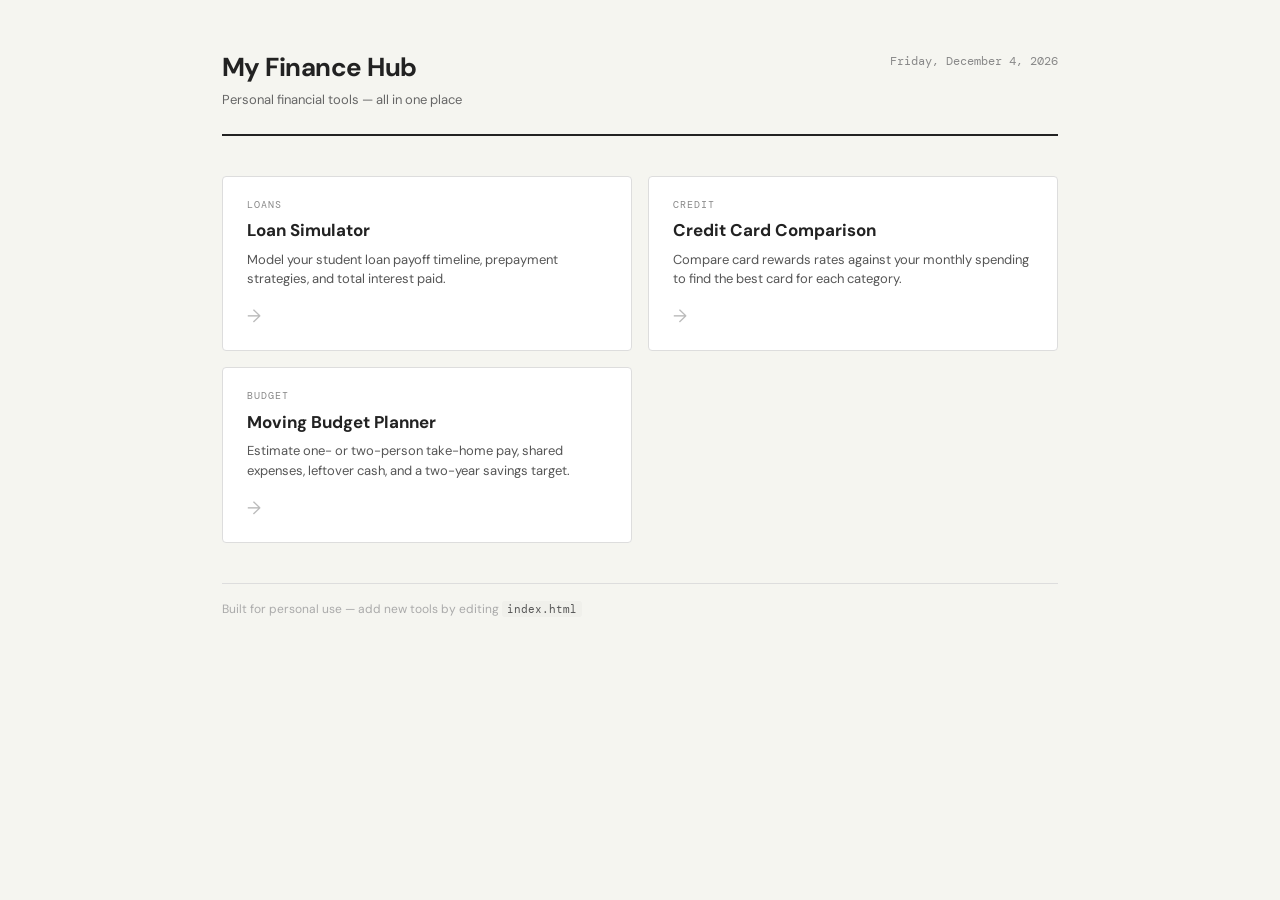
<file: index.html>
<!DOCTYPE html>
<html lang="en">
<head>
  <meta charset="UTF-8">
  <meta name="viewport" content="width=device-width, initial-scale=1.0">
  <title>My Finance Hub</title>
  <link href="https://fonts.googleapis.com/css2?family=DM+Mono:wght@400;500&family=DM+Sans:wght@300;400;500&display=swap" rel="stylesheet">
  <link rel="stylesheet" href="css/home.css">
</head>
<body>

<div class="page">

  <header class="site-header">
    <div>
      <h1>My Finance Hub</h1>
      <p>Personal financial tools — all in one place</p>
    </div>
    <div class="header-date" id="header-date"></div>
  </header>

  <!-- ─────────────────────────────────────────────────────────
    TO ADD A NEW PROJECT:
    Copy one <a class="project-card"> block below and update:
      href       — filename of the html page
      data-tag   — short category label (e.g. "Loans", "Cards", "Budget")
      .card-title — name of the project
      .card-desc  — one line description
  ──────────────────────────────────────────────────────────── -->

  <main class="card-grid">

    <a class="project-card" href="loans.html">
      <div class="card-tag">Loans</div>
      <div class="card-title">Loan Simulator</div>
      <div class="card-desc">Model your student loan payoff timeline, prepayment strategies, and total interest paid.</div>
      <div class="card-arrow">→</div>
    </a>

    <a class="project-card" href="creditcards.html">
      <div class="card-tag">Credit</div>
      <div class="card-title">Credit Card Comparison</div>
      <div class="card-desc">Compare card rewards rates against your monthly spending to find the best card for each category.</div>
      <div class="card-arrow">→</div>
    </a>

    <a class="project-card" href="budget.html">
      <div class="card-tag">Budget</div>
      <div class="card-title">Moving Budget Planner</div>
      <div class="card-desc">Estimate one- or two-person take-home pay, shared expenses, leftover cash, and a two-year savings target.</div>
      <div class="card-arrow">→</div>
    </a>
    <!-- ADD MORE PROJECTS HERE — copy the block above -->

  </main>

  <footer class="site-footer">
    Built for personal use &mdash; add new tools by editing <code>index.html</code>
  </footer>

</div>

<script>
  // Show today's date in the header
  const d = new Date();
  document.getElementById('header-date').textContent =
    d.toLocaleDateString('en-US', { weekday: 'long', year: 'numeric', month: 'long', day: 'numeric' });
</script>

</body>
</html>
</file>
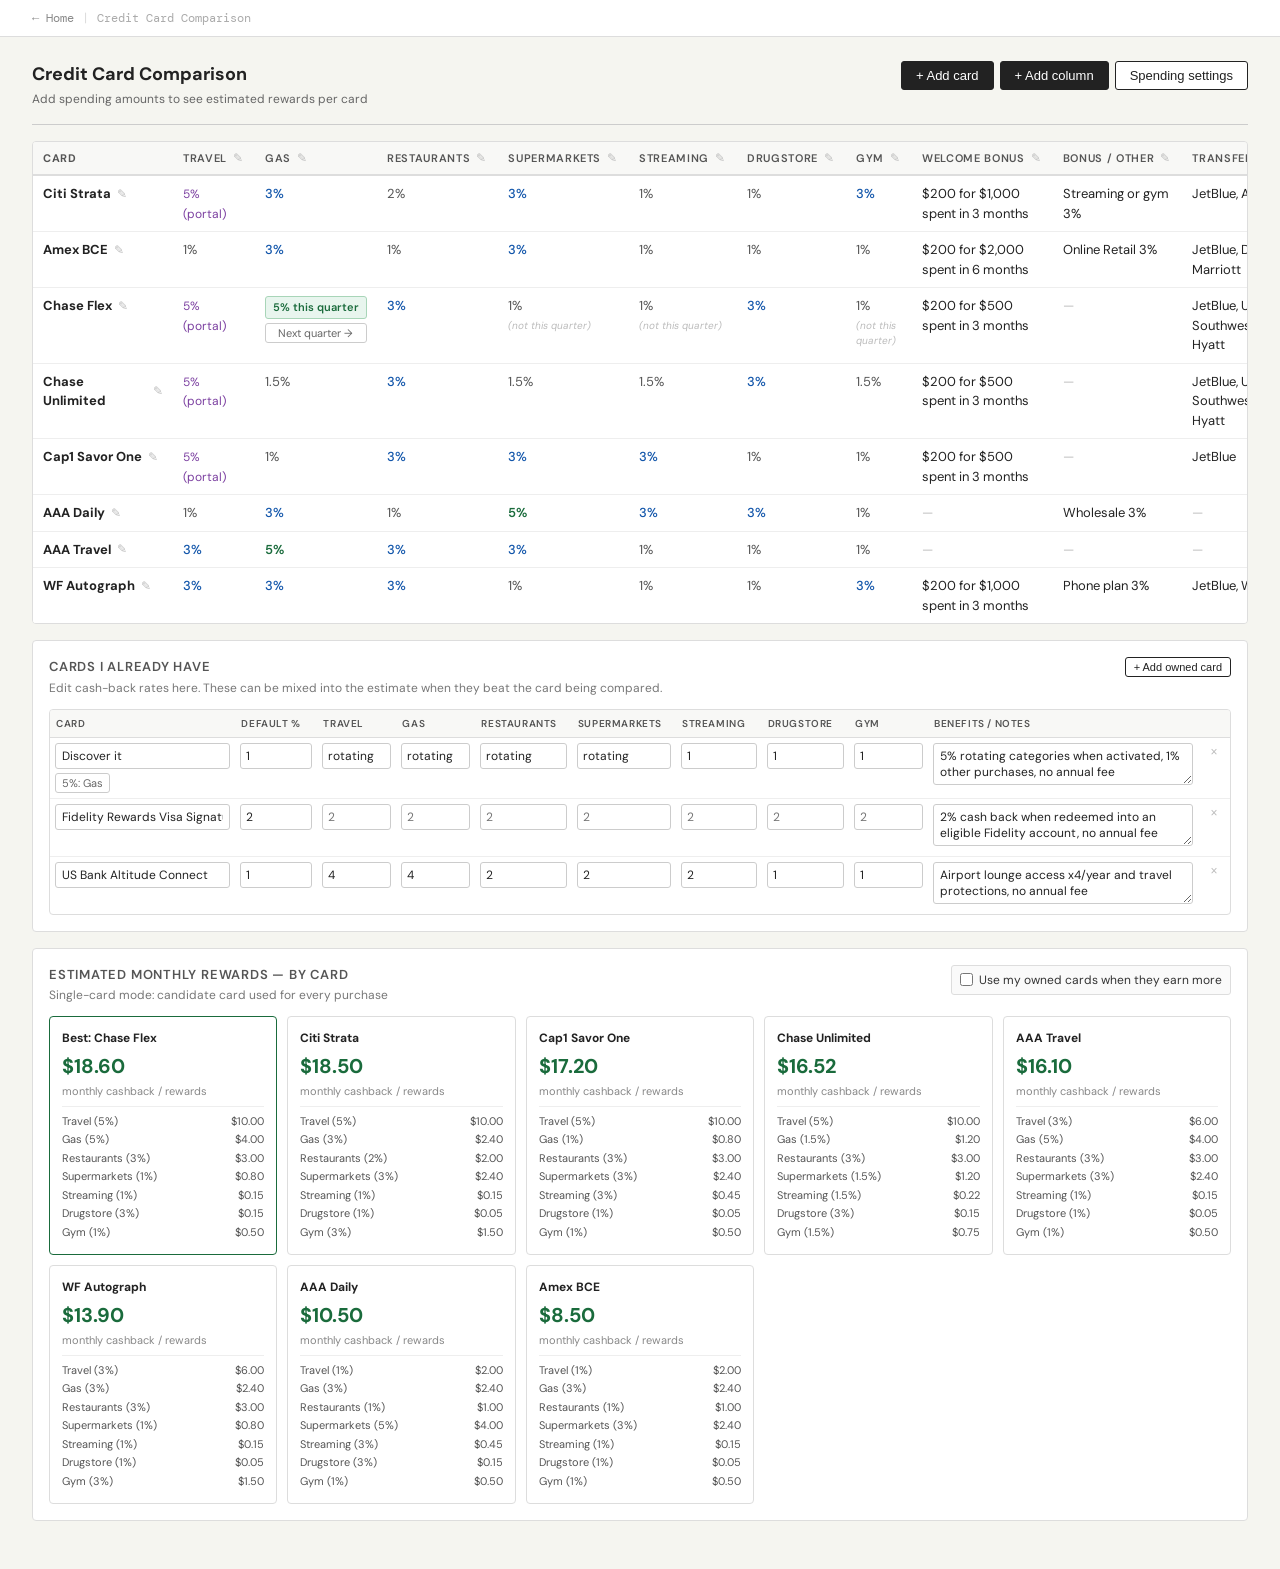
<file: creditcards.html>
<!DOCTYPE html>
<html lang="en">
<head>
  <meta charset="UTF-8">
  <meta name="viewport" content="width=device-width, initial-scale=1.0">
  <title>Credit Card Comparison</title>
  <link href="https://fonts.googleapis.com/css2?family=DM+Mono:wght@400;500&family=DM+Sans:wght@300;400;500&display=swap" rel="stylesheet">
  <link rel="stylesheet" href="css/creditcardstyle.css">
</head>
<body>

<nav class="topnav">
  <a href="index.html">← Home</a>
  <span class="topnav-sep">|</span>
  <span class="topnav-title">Credit Card Comparison</span>
</nav>

<div class="page">

  <!-- TOP BAR -->
  <header class="topbar">
    <div class="topbar-left">
      <h1>Credit Card Comparison</h1>
      <p>Add spending amounts to see estimated rewards per card</p>
    </div>
    <div class="topbar-right">
      <button class="btn" onclick="openCardModal()">+ Add card</button>
      <button class="btn" onclick="openColumnModal()">+ Add column</button>
      <button class="btn btn-outline" onclick="toggleSpendingPanel()">Spending settings</button>
    </div>
  </header>

  <!-- SPENDING PANEL (collapsible) -->
  <div id="spending-panel" class="spending-panel" style="display:none">
    <div class="spending-panel-inner">
      <div class="panel-head">
        <strong>Monthly spending by category</strong>
        <span style="font-size:12px;color:#666;margin-left:8px">Used to estimate rewards earned per card</span>
      </div>
      <div id="spending-inputs" class="spending-grid"></div>
      <div class="panel-foot">
        <div class="panel-controls">
          <label style="font-size:13px">
            <input type="checkbox" id="two-month-toggle" onchange="renderAll()">
            &nbsp;Show 2-month estimate instead of monthly
          </label>
          <button class="btn btn-outline btn-sm" id="portal-rate-btn" onclick="cyclePortalTravelRate()">
            Portal travel: 5%
          </button>
        </div>
      </div>
    </div>
  </div>

  <!-- MAIN TABLE AREA -->
  <div class="table-wrap">
    <table id="card-table" class="card-table">
      <thead id="table-head"></thead>
      <tbody id="table-body"></tbody>
    </table>
  </div>

  <!-- OWNED CARDS -->
  <div id="owned-cards-section" class="owned-cards-section"></div>

  <!-- REWARDS SUMMARY (below table) -->
  <div id="rewards-section" class="rewards-section"></div>

</div><!-- end .page -->


<!-- ── ADD/EDIT CARD MODAL ──────────────────────────────────── -->
<div id="card-modal" class="modal-bg" style="display:none" onclick="closeCardModal(event)">
  <div class="modal">
    <div class="modal-head">
      <strong id="card-modal-title">Add card</strong>
      <button class="modal-close" onclick="closeCardModal()">×</button>
    </div>
    <div id="card-modal-fields" class="modal-fields"></div>
    <div class="modal-foot">
      <button class="btn" onclick="saveCard()">Save</button>
      <button class="btn btn-outline" onclick="closeCardModal()">Cancel</button>
      <button class="btn btn-danger" id="delete-card-btn" onclick="deleteCard()" style="display:none">Delete card</button>
    </div>
  </div>
</div>

<!-- ── ADD/EDIT COLUMN MODAL ────────────────────────────────── -->
<div id="col-modal" class="modal-bg" style="display:none" onclick="closeColumnModal(event)">
  <div class="modal">
    <div class="modal-head">
      <strong id="col-modal-title">Add column</strong>
      <button class="modal-close" onclick="closeColumnModal()">×</button>
    </div>
    <div class="modal-fields">
      <div class="field">
        <label>Column name</label>
        <input type="text" id="col-name-input" placeholder="e.g. Hotels">
      </div>
      <div class="field">
        <label>Column type</label>
        <select id="col-type-input">
          <option value="reward">Reward rate (% cashback / points) — tracked in spending</option>
          <option value="text">Text / notes — not tracked in spending</option>
          <option value="bonus">Welcome bonus — not tracked in spending</option>
        </select>
      </div>
    </div>
    <div class="modal-foot">
      <button class="btn" onclick="saveColumn()">Save</button>
      <button class="btn btn-outline" onclick="closeColumnModal()">Cancel</button>
      <button class="btn btn-danger" id="delete-col-btn" onclick="deleteColumn()" style="display:none">Delete column</button>
    </div>
  </div>
</div>

<script src="js/creditcardsapp.js"></script>
</body>
</html>
</file>
<file: css/home.css>
/* ── Reset & Base ─────────────────────────────────── */
* { box-sizing: border-box; margin: 0; padding: 0; }

body {
  font-family: 'DM Sans', Georgia, serif;
  font-size: 14px;
  background: #f5f5f0;
  color: #222;
  line-height: 1.5;
  min-height: 100vh;
}

/* ── Page ─────────────────────────────────────────── */
.page {
  max-width: 900px;
  margin: 0 auto;
  padding: 3rem 2rem;
  display: flex;
  flex-direction: column;
  gap: 2.5rem;
}

/* ── Header ───────────────────────────────────────── */
.site-header {
  display: flex;
  align-items: flex-start;
  justify-content: space-between;
  flex-wrap: wrap;
  gap: 0.5rem;
  padding-bottom: 1.5rem;
  border-bottom: 2px solid #222;
}

.site-header h1 {
  font-size: 26px;
  font-weight: bold;
  letter-spacing: -0.02em;
}

.site-header p {
  font-size: 13px;
  color: #666;
  margin-top: 3px;
}

.header-date {
  font-size: 12px;
  color: #888;
  font-family: 'DM Mono', monospace;
  padding-top: 4px;
}

/* ── Card Grid ────────────────────────────────────── */
/*
  To change the number of columns, edit grid-template-columns below.
  e.g. repeat(3, 1fr) for 3 columns, repeat(2, 1fr) for 2, etc.
*/
.card-grid {
  display: grid;
  grid-template-columns: repeat(2, 1fr);
  gap: 1rem;
}

/* ── Project Card ─────────────────────────────────── */
.project-card {
  display: flex;
  flex-direction: column;
  gap: 0.4rem;
  background: #fff;
  border: 1px solid #ddd;
  border-radius: 4px;
  padding: 1.25rem 1.5rem;
  text-decoration: none;
  color: #222;
  transition: border-color 0.15s, box-shadow 0.15s;
  position: relative;
}

.project-card:hover {
  border-color: #222;
  box-shadow: 3px 3px 0 #222;
}

.card-tag {
  font-size: 10px;
  text-transform: uppercase;
  letter-spacing: 0.1em;
  color: #888;
  font-family: 'DM Mono', monospace;
}

.card-title {
  font-size: 17px;
  font-weight: bold;
}

.card-desc {
  font-size: 13px;
  color: #555;
  line-height: 1.5;
  flex: 1;
}

.card-arrow {
  font-size: 18px;
  color: #bbb;
  margin-top: 0.5rem;
  transition: color 0.15s, transform 0.15s;
}

.project-card:hover .card-arrow {
  color: #222;
  transform: translateX(4px);
}

/* ── Footer ───────────────────────────────────────── */
.site-footer {
  font-size: 12px;
  color: #aaa;
  border-top: 1px solid #ddd;
  padding-top: 1rem;
}

.site-footer code {
  font-family: 'DM Mono', monospace;
  background: #f0f0eb;
  padding: 1px 5px;
  border-radius: 3px;
  font-size: 11px;
  color: #555;
}

/* ── Responsive ───────────────────────────────────── */
@media (max-width: 600px) {
  .page { padding: 1.5rem 1rem; }
  .card-grid { grid-template-columns: 1fr; }
  .site-header { flex-direction: column; }
}
</file>
<file: css/creditcardstyle.css>
/* ── Reset & Base ─────────────────────────────────── */
* { box-sizing: border-box; margin: 0; padding: 0; }

body {
  font-family: 'DM Sans', Georgia, serif;
  font-size: 14px;
  background: #f5f5f0;
  color: #222;
  line-height: 1.5;
}

/* ── Back nav ─────────────────────────────────────── */
.topnav {
  background: #fff;
  border-bottom: 1px solid #ddd;
  padding: 8px 2rem;
  display: flex;
  align-items: center;
  gap: 10px;
  font-size: 13px;
}
 
.topnav a {
  color: #888;
  text-decoration: none;
  font-family: 'DM Mono', monospace;
  font-size: 12px;
}
.topnav a:hover { color: #222; }
 
.topnav-sep   { color: #ddd; }
.topnav-title { font-size: 12px; color: #aaa; font-family: 'DM Mono', monospace; }

/* ── Page Layout ──────────────────────────────────── */
.page {
  max-width: 1400px;
  margin: 0 auto;
  padding: 1.5rem 2rem 3rem;
}

/* ── Top Bar ──────────────────────────────────────── */
.topbar {
  display: flex;
  align-items: flex-start;
  justify-content: space-between;
  flex-wrap: wrap;
  gap: 1rem;
  margin-bottom: 1rem;
  padding-bottom: 1rem;
  border-bottom: 1px solid #ccc;
}

.topbar h1 { font-size: 18px; font-weight: bold; }
.topbar p  { font-size: 12px; color: #666; margin-top: 2px; }

.topbar-right {
  display: flex;
  gap: 6px;
  flex-wrap: wrap;
  align-items: center;
}

/* ── Buttons ──────────────────────────────────────── */
.btn {
  padding: 6px 14px;
  font-size: 13px;
  border: 1px solid #222;
  border-radius: 3px;
  background: #222;
  color: #fff;
  cursor: pointer;
}
.btn:hover { background: #444; border-color: #444; }

.btn-outline {
  background: #fff;
  color: #222;
}
.btn-outline:hover { background: #f0f0f0; }

.btn-danger {
  background: #c00;
  border-color: #c00;
  color: #fff;
}
.btn-danger:hover { background: #a00; border-color: #a00; }

.btn-sm {
  padding: 3px 8px;
  font-size: 11px;
}

/* ── Spending Panel ───────────────────────────────── */
.spending-panel {
  background: #fff;
  border: 1px solid #ddd;
  border-radius: 4px;
  margin-bottom: 1rem;
}

.spending-panel-inner { padding: 1rem; }

.panel-head {
  margin-bottom: 0.75rem;
  font-size: 13px;
}

.spending-grid {
  display: flex;
  flex-wrap: wrap;
  gap: 10px;
  margin-bottom: 0.75rem;
}

.spending-field {
  display: flex;
  flex-direction: column;
  gap: 2px;
  min-width: 120px;
}

.spending-field label {
  font-size: 11px;
  color: #666;
  text-transform: uppercase;
  letter-spacing: 0.05em;
}

.spending-field input {
  border: 1px solid #ccc;
  border-radius: 3px;
  padding: 4px 6px;
  font-size: 13px;
  width: 100%;
  outline: none;
}
.spending-field input:focus { border-color: #555; }

.panel-foot {
  border-top: 1px solid #eee;
  padding-top: 0.6rem;
  margin-top: 0.25rem;
}

.panel-controls {
  display: flex;
  align-items: center;
  flex-wrap: wrap;
  gap: 8px 12px;
}

/* ── Table ────────────────────────────────────────── */
.table-wrap {
  overflow-x: auto;
  background: #fff;
  border: 1px solid #ddd;
  border-radius: 4px;
  margin-bottom: 1rem;
}

.card-table {
  width: 100%;
  border-collapse: collapse;
  font-size: 13px;
  min-width: 700px;
}

/* Header row */
.card-table thead tr {
  background: #f8f8f6;
  border-bottom: 2px solid #ddd;
}

.card-table th {
  padding: 8px 10px;
  text-align: left;
  font-size: 11px;
  font-weight: 600;
  text-transform: uppercase;
  letter-spacing: 0.06em;
  color: #555;
  white-space: nowrap;
}

/* Sticky first column (card name) */
.card-table th:first-child,
.card-table td:first-child {
  position: sticky;
  left: 0;
  background: inherit;
  z-index: 1;
  min-width: 140px;
  font-weight: bold;
}
.card-table thead tr th:first-child { background: #f8f8f6; }
.card-table tbody tr td:first-child  { background: #fff; }
.card-table tbody tr:hover td:first-child { background: #fafafa; }

/* Column header with edit button */
.th-inner {
  display: flex;
  align-items: center;
  gap: 4px;
}
.th-edit {
  background: none;
  border: none;
  font-size: 12px;
  color: #bbb;
  cursor: pointer;
  padding: 0 2px;
  line-height: 1;
}
.th-edit:hover { color: #555; }

/* Body rows */
.card-table tbody tr { border-bottom: 1px solid #eee; }
.card-table tbody tr:last-child { border-bottom: none; }
.card-table tbody tr:hover td { background: #fafafa; }

.card-table td {
  padding: 8px 10px;
  vertical-align: top;
}

/* Reward cell highlight tiers */
.rate-high   { color: #1a6b3c; font-weight: 600; }
.rate-mid    { color: #1155aa; font-weight: 500; }
.rate-low    { color: #555; }
.rate-none   { color: #bbb; }
.rate-portal { color: #7b3fa0; font-size: 12px; }

/* Card name edit link */
.card-name-cell {
  display: flex;
  align-items: center;
  gap: 6px;
}
.edit-card-btn {
  background: none;
  border: none;
  font-size: 12px;
  color: #bbb;
  cursor: pointer;
  padding: 0;
  flex-shrink: 0;
}
.edit-card-btn:hover { color: #555; }

/* ── Rewards Summary ──────────────────────────────── */
.owned-cards-section {
  background: #fff;
  border: 1px solid #ddd;
  border-radius: 4px;
  padding: 1rem;
  margin-bottom: 1rem;
}

.section-head,
.rewards-head {
  display: flex;
  align-items: flex-start;
  justify-content: space-between;
  flex-wrap: wrap;
  gap: 10px;
  margin-bottom: 0.75rem;
}

.section-head h3,
.rewards-head h3 {
  font-size: 13px;
  font-weight: 600;
  text-transform: uppercase;
  letter-spacing: 0.06em;
  color: #555;
}

.section-head p,
.rewards-head p {
  font-size: 12px;
  color: #777;
  margin-top: 2px;
}

.owned-table-wrap {
  overflow-x: auto;
  border: 1px solid #ddd;
  border-radius: 4px;
}

.owned-table {
  width: 100%;
  min-width: 980px;
  border-collapse: collapse;
  font-size: 12px;
}

.owned-table th {
  background: #f8f8f6;
  border-bottom: 1px solid #ddd;
  color: #555;
  font-size: 10px;
  font-weight: 600;
  letter-spacing: 0.06em;
  padding: 6px;
  text-align: left;
  text-transform: uppercase;
  white-space: nowrap;
}

.owned-table td {
  border-bottom: 1px solid #eee;
  padding: 5px;
  vertical-align: top;
}

.owned-table tr:last-child td { border-bottom: none; }

.owned-table th:first-child,
.owned-table td:first-child {
  min-width: 180px;
}

.owned-table th:last-child,
.owned-table td:last-child {
  width: 32px;
  text-align: center;
}

.owned-input {
  width: 100%;
  border: 1px solid #ccc;
  border-radius: 3px;
  color: #222;
  font-family: inherit;
  font-size: 12px;
  outline: none;
}

.owned-input:focus { border-color: #555; }

.owned-name-input {
  min-width: 150px;
  padding: 4px 6px;
  margin-bottom: 4px;
}

.owned-rate-input {
  min-width: 58px;
  padding: 4px 5px;
}

.owned-benefits-input {
  min-width: 260px;
  min-height: 40px;
  padding: 4px 6px;
  resize: vertical;
}

.rewards-section {
  background: #fff;
  border: 1px solid #ddd;
  border-radius: 4px;
  padding: 1rem;
}

.rewards-section h3 {
  font-size: 13px;
  font-weight: 600;
  text-transform: uppercase;
  letter-spacing: 0.06em;
  color: #555;
}

.toggle-line {
  display: flex;
  align-items: center;
  gap: 6px;
  border: 1px solid #ddd;
  border-radius: 3px;
  padding: 5px 8px;
  font-size: 12px;
  color: #333;
  background: #fafafa;
}

.rewards-grid {
  display: grid;
  grid-template-columns: repeat(auto-fill, minmax(200px, 1fr));
  gap: 10px;
}

.reward-card {
  border: 1px solid #ddd;
  border-radius: 4px;
  padding: 0.75rem;
}

.reward-card-name {
  font-size: 12px;
  font-weight: bold;
  margin-bottom: 4px;
}

.reward-card-amount {
  font-size: 20px;
  font-weight: bold;
  color: #1a6b3c;
}

.reward-card-sub {
  font-size: 11px;
  color: #888;
  margin-top: 2px;
}

.reward-card-breakdown {
  margin-top: 6px;
  font-size: 11px;
  color: #555;
  border-top: 1px solid #eee;
  padding-top: 6px;
}

.reward-card-breakdown div {
  display: flex;
  justify-content: space-between;
  gap: 8px;
  margin-bottom: 2px;
}

.reward-card-breakdown small {
  display: block;
  color: #777;
  font-size: 10px;
  line-height: 1.25;
}

.owned-swap {
  color: #1a6b3c;
}

/* ── Modals ───────────────────────────────────────── */
.modal-bg {
  position: fixed;
  inset: 0;
  background: rgba(0,0,0,0.35);
  display: flex;
  align-items: center;
  justify-content: center;
  z-index: 100;
}

.modal {
  background: #fff;
  border: 1px solid #ddd;
  border-radius: 4px;
  width: 420px;
  max-width: 95vw;
  max-height: 90vh;
  overflow-y: auto;
}

.modal-head {
  display: flex;
  justify-content: space-between;
  align-items: center;
  padding: 1rem;
  border-bottom: 1px solid #eee;
  font-size: 14px;
}

.modal-close {
  background: none;
  border: none;
  font-size: 20px;
  color: #aaa;
  cursor: pointer;
  line-height: 1;
}
.modal-close:hover { color: #333; }

.modal-fields {
  padding: 1rem;
  display: flex;
  flex-direction: column;
  gap: 0.75rem;
}

.modal-foot {
  padding: 0.75rem 1rem;
  border-top: 1px solid #eee;
  display: flex;
  gap: 8px;
  flex-wrap: wrap;
}

/* ── Shared field style ───────────────────────────── */
.field {
  display: flex;
  flex-direction: column;
  gap: 3px;
}

.field label {
  font-size: 11px;
  color: #666;
  text-transform: uppercase;
  letter-spacing: 0.05em;
}

.field input,
.field select,
.field textarea {
  border: 1px solid #ccc;
  border-radius: 3px;
  padding: 5px 7px;
  font-size: 13px;
  font-family: inherit;
  outline: none;
  width: 100%;
  background: #fff;
}
.field input:focus,
.field select:focus,
.field textarea:focus { border-color: #555; }

.field textarea { min-height: 60px; resize: vertical; }

/* hide number spinners */
input[type="number"] { -moz-appearance: textfield; }
input[type="number"]::-webkit-outer-spin-button,
input[type="number"]::-webkit-inner-spin-button { -webkit-appearance: none; }

/* ── Responsive ───────────────────────────────────── */
@media (max-width: 700px) {
  .page { padding: 1rem; }
  .topbar { flex-direction: column; }
  .rewards-grid { grid-template-columns: 1fr 1fr; }
}

/* ── Rotating Category Cells ──────────────────────── */
.rotating-active {
  display: flex;
  flex-direction: column;
  gap: 4px;
}

.rotating-badge {
  display: inline-block;
  font-size: 11px;
  font-weight: 600;
  padding: 2px 7px;
  border-radius: 3px;
  white-space: nowrap;
}

.rotating-badge.active {
  background: #e8f5ee;
  color: #1a6b3c;
  border: 1px solid #a8d5b8;
}

.rotating-cycle-btn {
  display: inline-block;
  background: none;
  border: 1px solid #ccc;
  border-radius: 3px;
  font-size: 11px;
  color: #666;
  cursor: pointer;
  padding: 2px 6px;
  white-space: nowrap;
  font-family: inherit;
  transition: border-color 0.15s, color 0.15s, background 0.15s;
}

.rotating-cycle-btn:hover {
  border-color: #555;
  color: #222;
  background: #f5f5f0;
}

.rotating-inactive {
  display: flex;
  flex-direction: column;
  gap: 2px;
}

.rotating-hint {
  font-size: 10px;
  color: #bbb;
  font-style: italic;
}
</file>
